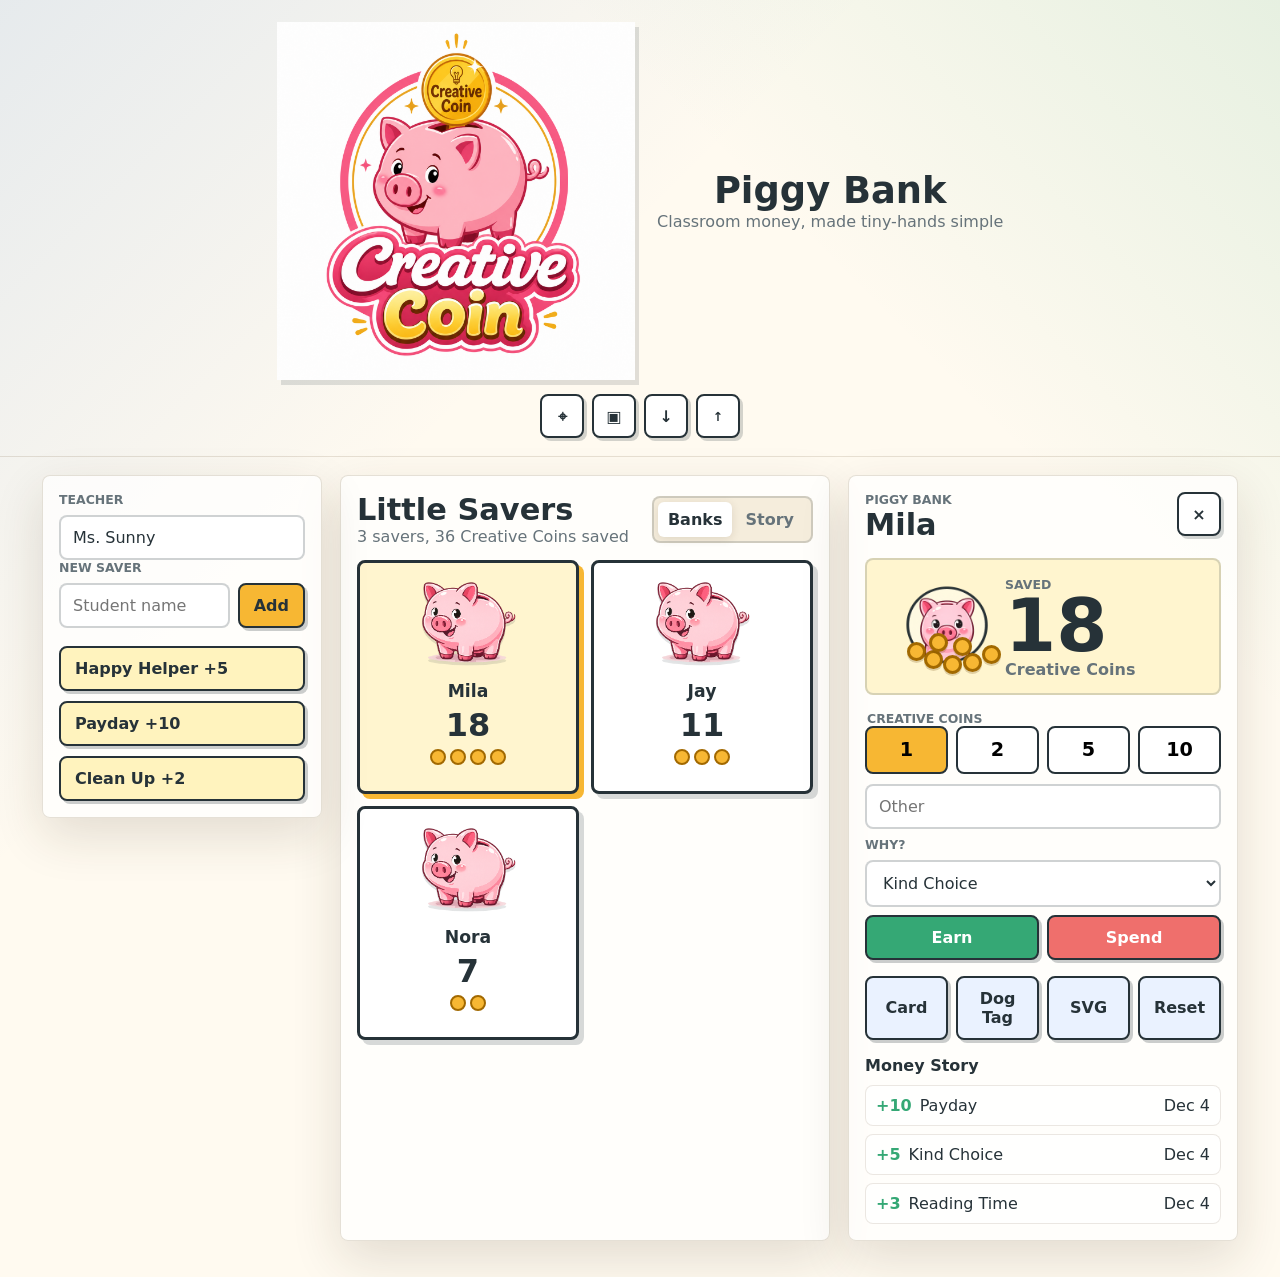
<file: index.html>
<!doctype html>
<html lang="en">
  <head>
    <meta charset="utf-8">
    <meta name="viewport" content="width=device-width, initial-scale=1">
    <meta name="theme-color" content="#f7b733">
    <title>Piggy Bank</title>
    <link rel="manifest" href="manifest.webmanifest?v=18">
    <link rel="stylesheet" href="styles.css?v=18">
  </head>
  <body>
    <header class="topbar">
      <div class="brand" aria-label="Piggy Bank home">
        <img class="brand-logo" src="assets/creative-coin-logo.png" alt="Creative Coin piggy bank logo">
        <div>
          <h1>Piggy Bank</h1>
          <p>Classroom money, made tiny-hands simple</p>
        </div>
      </div>
      <div class="toolbar" role="toolbar" aria-label="Class tools">
        <button class="icon-button" id="scanCode" type="button" title="Scan QR" aria-label="Scan QR">
          <span aria-hidden="true">⌖</span>
        </button>
        <button class="icon-button" id="printCards" type="button" title="Print cards" aria-label="Print cards">
          <span aria-hidden="true">▣</span>
        </button>
        <button class="icon-button" id="exportData" type="button" title="Download data" aria-label="Download data">
          <span aria-hidden="true">↓</span>
        </button>
        <label class="icon-button import-button" title="Import data" aria-label="Import data">
          <span aria-hidden="true">↑</span>
          <input id="importData" type="file" accept="application/json">
        </label>
      </div>
    </header>

    <main class="app-shell">
      <section class="class-panel" aria-label="Class setup">
        <div class="teacher-card">
          <label for="teacherName">Teacher</label>
          <input id="teacherName" type="text" autocomplete="off">
        </div>

        <form class="add-student" id="studentForm">
          <label for="studentName">New saver</label>
          <div class="add-row">
            <input id="studentName" type="text" autocomplete="off" placeholder="Student name">
            <button class="primary-button" type="submit">Add</button>
          </div>
        </form>

        <div class="quick-actions" aria-label="Quick saver actions">
          <button type="button" data-class-action="bonus">Happy Helper +5</button>
          <button type="button" data-class-action="payday">Payday +10</button>
          <button type="button" data-class-action="cleanup">Clean Up +2</button>
        </div>
      </section>

      <section class="student-area" aria-label="Student piggy banks">
        <div class="section-heading">
          <div>
            <h2>Little Savers</h2>
            <p id="classSummary">0 savers, 0 Creative Coins saved</p>
          </div>
          <div class="segmented" role="tablist" aria-label="View">
            <button type="button" class="active" data-view="banks">Banks</button>
            <button type="button" data-view="story">Story</button>
          </div>
        </div>
        <div class="students-grid" id="studentsGrid"></div>
      </section>

      <aside class="detail-panel" aria-label="Piggy details">
        <div id="emptyState" class="empty-state">
          <img class="big-pig" src="assets/little-saver-pig-icon.png" alt="">
          <h2>Pick a saver</h2>
          <p>Tap a student card to add Creative Coins, spend Creative Coins, print a card, or see their money story.</p>
        </div>

        <div id="studentDetail" class="student-detail" hidden>
          <div class="detail-head">
            <div>
              <p class="eyebrow">Piggy bank</p>
              <h2 id="detailName"></h2>
            </div>
            <button class="icon-button" id="deleteStudent" type="button" title="Delete saver" aria-label="Delete saver">
              <span aria-hidden="true">×</span>
            </button>
          </div>

          <div class="balance-card">
            <div class="pig-jar" id="detailJar" aria-hidden="true"></div>
            <div>
              <span class="balance-label">Saved</span>
              <strong id="detailBalance">0</strong>
              <span class="coin-word">Creative Coins</span>
            </div>
          </div>

          <form class="money-pad" id="moneyForm">
            <fieldset>
              <legend>Creative Coins</legend>
              <div class="amount-buttons">
                <button type="button" data-amount="1">1</button>
                <button type="button" data-amount="2">2</button>
                <button type="button" data-amount="5">5</button>
                <button type="button" data-amount="10">10</button>
              </div>
              <input id="customAmount" type="number" min="1" step="1" inputmode="numeric" placeholder="Other">
            </fieldset>
            <label for="reason">Why?</label>
            <select id="reason">
              <option>Kind Choice</option>
              <option>Class Job</option>
              <option>Reading Time</option>
              <option>Helping Friend</option>
              <option>Store Buy</option>
              <option>Teacher Note</option>
            </select>
            <div class="transaction-row">
              <button class="earn-button" type="submit" value="earn">Earn</button>
              <button class="spend-button" type="submit" value="spend">Spend</button>
            </div>
          </form>

          <div class="detail-actions">
            <button type="button" id="printOne">Card</button>
            <button type="button" id="downloadDogTag">Dog Tag</button>
            <button type="button" id="downloadSvg">SVG</button>
            <button type="button" id="resetStudent">Reset</button>
          </div>

          <section class="statement">
            <h3>Money Story</h3>
            <ol id="statementList"></ol>
          </section>
        </div>
      </aside>
    </main>

    <div class="scanner-modal" id="scannerModal" hidden>
      <div class="scanner-card" role="dialog" aria-modal="true" aria-labelledby="scannerTitle">
        <div class="detail-head">
          <div>
            <p class="eyebrow">Camera</p>
            <h2 id="scannerTitle">Scan Dog Tag</h2>
          </div>
          <button class="icon-button" id="closeScanner" type="button" title="Close scanner" aria-label="Close scanner">
            <span aria-hidden="true">×</span>
          </button>
        </div>
        <video id="scannerVideo" autoplay muted playsinline></video>
        <p id="scannerStatus">Point the camera at a Piggy Bank QR code.</p>
      </div>
    </div>

    <template id="studentCardTemplate">
      <article class="student-card">
        <button type="button" class="student-button">
          <img class="mini-pig" src="assets/little-saver-pig-icon.png" alt="">
          <span class="student-name"></span>
          <strong class="student-balance"></strong>
          <span class="coin-dots" aria-hidden="true"></span>
        </button>
      </article>
    </template>

    <script src="app.js?v=18"></script>
  </body>
</html>
</file>
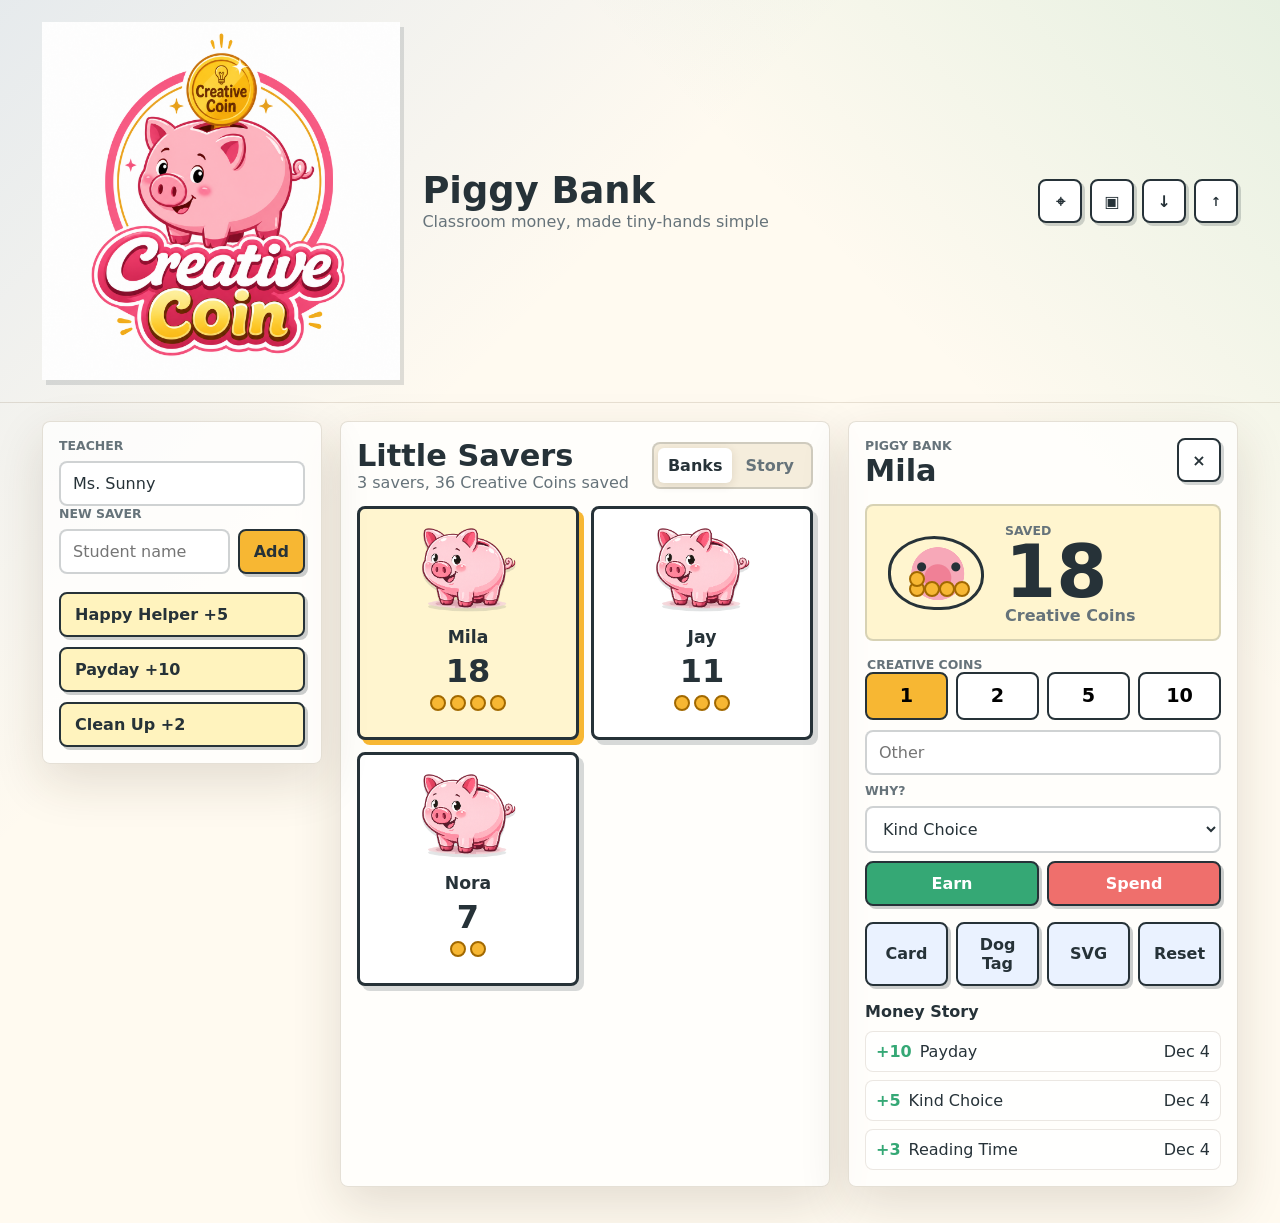
<file: piggy-bank-render/index.html>
<!doctype html>
<html lang="en">
  <head>
    <meta charset="utf-8">
    <meta name="viewport" content="width=device-width, initial-scale=1">
    <meta name="theme-color" content="#f7b733">
    <title>Piggy Bank</title>
    <link rel="manifest" href="manifest.webmanifest?v=11">
    <link rel="stylesheet" href="styles.css?v=11">
  </head>
  <body>
    <header class="topbar">
      <div class="brand" aria-label="Piggy Bank home">
        <img class="brand-logo" src="assets/creative-coin-logo.png" alt="Creative Coin piggy bank logo">
        <div>
          <h1>Piggy Bank</h1>
          <p>Classroom money, made tiny-hands simple</p>
        </div>
      </div>
      <div class="toolbar" role="toolbar" aria-label="Class tools">
        <button class="icon-button" id="scanCode" type="button" title="Scan QR" aria-label="Scan QR">
          <span aria-hidden="true">⌖</span>
        </button>
        <button class="icon-button" id="printCards" type="button" title="Print cards" aria-label="Print cards">
          <span aria-hidden="true">▣</span>
        </button>
        <button class="icon-button" id="exportData" type="button" title="Download data" aria-label="Download data">
          <span aria-hidden="true">↓</span>
        </button>
        <label class="icon-button import-button" title="Import data" aria-label="Import data">
          <span aria-hidden="true">↑</span>
          <input id="importData" type="file" accept="application/json">
        </label>
      </div>
    </header>

    <main class="app-shell">
      <section class="class-panel" aria-label="Class setup">
        <div class="teacher-card">
          <label for="teacherName">Teacher</label>
          <input id="teacherName" type="text" autocomplete="off">
        </div>

        <form class="add-student" id="studentForm">
          <label for="studentName">New saver</label>
          <div class="add-row">
            <input id="studentName" type="text" autocomplete="off" placeholder="Student name">
            <button class="primary-button" type="submit">Add</button>
          </div>
        </form>

        <div class="quick-actions" aria-label="Quick class actions">
          <button type="button" data-class-action="bonus">Happy Helper +5</button>
          <button type="button" data-class-action="payday">Payday +10</button>
          <button type="button" data-class-action="cleanup">Clean Up +2</button>
        </div>
      </section>

      <section class="student-area" aria-label="Student piggy banks">
        <div class="section-heading">
          <div>
            <h2>Little Savers</h2>
            <p id="classSummary">0 savers, 0 Creative Coins saved</p>
          </div>
          <div class="segmented" role="tablist" aria-label="View">
            <button type="button" class="active" data-view="banks">Banks</button>
            <button type="button" data-view="story">Story</button>
          </div>
        </div>
        <div class="students-grid" id="studentsGrid"></div>
      </section>

      <aside class="detail-panel" aria-label="Piggy details">
        <div id="emptyState" class="empty-state">
          <img class="big-pig" src="assets/little-saver-pig-icon.png" alt="">
          <h2>Pick a saver</h2>
          <p>Tap a student card to add Creative Coins, spend Creative Coins, print a card, or see their money story.</p>
        </div>

        <div id="studentDetail" class="student-detail" hidden>
          <div class="detail-head">
            <div>
              <p class="eyebrow">Piggy bank</p>
              <h2 id="detailName"></h2>
            </div>
            <button class="icon-button" id="deleteStudent" type="button" title="Delete saver" aria-label="Delete saver">
              <span aria-hidden="true">×</span>
            </button>
          </div>

          <div class="balance-card">
            <div class="pig-jar" id="detailJar" aria-hidden="true"></div>
            <div>
              <span class="balance-label">Saved</span>
              <strong id="detailBalance">0</strong>
              <span class="coin-word">Creative Coins</span>
            </div>
          </div>

          <form class="money-pad" id="moneyForm">
            <fieldset>
              <legend>Creative Coins</legend>
              <div class="amount-buttons">
                <button type="button" data-amount="1">1</button>
                <button type="button" data-amount="2">2</button>
                <button type="button" data-amount="5">5</button>
                <button type="button" data-amount="10">10</button>
              </div>
              <input id="customAmount" type="number" min="1" step="1" inputmode="numeric" placeholder="Other">
            </fieldset>
            <label for="reason">Why?</label>
            <select id="reason">
              <option>Kind Choice</option>
              <option>Class Job</option>
              <option>Reading Time</option>
              <option>Helping Friend</option>
              <option>Store Buy</option>
              <option>Teacher Note</option>
            </select>
            <div class="transaction-row">
              <button class="earn-button" type="submit" value="earn">Earn</button>
              <button class="spend-button" type="submit" value="spend">Spend</button>
            </div>
          </form>

          <div class="detail-actions">
            <button type="button" id="printOne">Card</button>
            <button type="button" id="downloadDogTag">Dog Tag</button>
            <button type="button" id="downloadSvg">SVG</button>
            <button type="button" id="resetStudent">Reset</button>
          </div>

          <section class="statement">
            <h3>Money Story</h3>
            <ol id="statementList"></ol>
          </section>
        </div>
      </aside>
    </main>

    <div class="scanner-modal" id="scannerModal" hidden>
      <div class="scanner-card" role="dialog" aria-modal="true" aria-labelledby="scannerTitle">
        <div class="detail-head">
          <div>
            <p class="eyebrow">Camera</p>
            <h2 id="scannerTitle">Scan Dog Tag</h2>
          </div>
          <button class="icon-button" id="closeScanner" type="button" title="Close scanner" aria-label="Close scanner">
            <span aria-hidden="true">×</span>
          </button>
        </div>
        <video id="scannerVideo" autoplay muted playsinline></video>
        <p id="scannerStatus">Point the camera at a Piggy Bank QR code.</p>
      </div>
    </div>

    <template id="studentCardTemplate">
      <article class="student-card">
        <button type="button" class="student-button">
          <img class="mini-pig" src="assets/little-saver-pig-icon.png" alt="">
          <span class="student-name"></span>
          <strong class="student-balance"></strong>
          <span class="coin-dots" aria-hidden="true"></span>
        </button>
      </article>
    </template>

    <script src="app.js?v=11"></script>
  </body>
</html>
</file>
<file: styles.css>
:root {
  --ink: #263238;
  --muted: #66737a;
  --paper: #fffaf0;
  --panel: #ffffff;
  --line: #e5d8be;
  --yellow: #f7b733;
  --green: #35a875;
  --red: #ef6f6c;
  --blue: #4f8bd9;
  --pink: #f7a8b8;
  --shadow: 0 18px 50px rgba(56, 45, 24, 0.14);
  color-scheme: light;
  font-family: Inter, ui-sans-serif, system-ui, -apple-system, BlinkMacSystemFont, "Segoe UI", sans-serif;
}

* {
  box-sizing: border-box;
}

[hidden] {
  display: none !important;
}

body {
  min-height: 100vh;
  margin: 0;
  background:
    linear-gradient(135deg, rgba(79, 139, 217, 0.14), transparent 34%),
    linear-gradient(225deg, rgba(53, 168, 117, 0.12), transparent 28%),
    var(--paper);
  color: var(--ink);
}

button,
input,
select {
  font: inherit;
}

button {
  cursor: pointer;
}

.topbar {
  display: grid;
  grid-template-columns: 1fr;
  grid-template-rows: auto auto;
  align-items: center;
  justify-items: center;
  justify-content: stretch;
  gap: 14px;
  padding: 22px clamp(16px, 4vw, 42px) 18px;
  border-bottom: 1px solid rgba(112, 89, 49, 0.16);
  text-align: center;
}

.brand {
  display: flex;
  grid-row: 1;
  align-items: center;
  justify-content: center;
  gap: 22px;
  width: fit-content;
  max-width: 100%;
}

.brand-logo {
  display: block;
  width: clamp(260px, 28vw, 360px);
  height: clamp(260px, 28vw, 360px);
  object-fit: contain;
  filter: drop-shadow(4px 5px 0 rgba(38, 50, 56, 0.14));
}

h1,
h2,
h3,
p {
  margin: 0;
}

.brand h1 {
  font-size: clamp(1.6rem, 4vw, 2.3rem);
  line-height: 1.1;
}

.brand p,
.section-heading p,
.empty-state p {
  color: var(--muted);
}

.toolbar {
  display: flex;
  grid-row: 2;
  justify-content: center;
  gap: 8px;
  width: fit-content;
  max-width: 100%;
}

.icon-button {
  display: grid;
  place-items: center;
  width: 44px;
  height: 44px;
  border: 2px solid var(--ink);
  border-radius: 8px;
  background: var(--panel);
  color: var(--ink);
  font-weight: 900;
  box-shadow: 3px 3px 0 rgba(38, 50, 56, 0.2);
}

.import-button input {
  position: absolute;
  width: 1px;
  height: 1px;
  opacity: 0;
  pointer-events: none;
}

.app-shell {
  display: grid;
  grid-template-columns: minmax(220px, 280px) minmax(320px, 1fr) minmax(290px, 390px);
  gap: 18px;
  padding: 18px clamp(16px, 4vw, 42px) 36px;
}

.class-panel,
.detail-panel {
  align-self: start;
  position: sticky;
  top: 16px;
}

.class-panel,
.detail-panel,
.student-area {
  background: rgba(255, 255, 255, 0.72);
  border: 1px solid rgba(112, 89, 49, 0.18);
  border-radius: 8px;
  box-shadow: var(--shadow);
}

.class-panel,
.detail-panel {
  padding: 16px;
}

.teacher-card,
.add-student,
.money-pad {
  display: grid;
  gap: 8px;
}

label,
legend,
.eyebrow,
.balance-label {
  color: var(--muted);
  font-size: 0.78rem;
  font-weight: 800;
  letter-spacing: 0;
  text-transform: uppercase;
}

input,
select {
  min-width: 0;
  width: 100%;
  border: 2px solid rgba(38, 50, 56, 0.22);
  border-radius: 8px;
  background: var(--panel);
  color: var(--ink);
  padding: 11px 12px;
}

input:focus,
select:focus,
button:focus-visible {
  outline: 4px solid rgba(79, 139, 217, 0.32);
  outline-offset: 2px;
}

.add-row {
  display: grid;
  grid-template-columns: 1fr auto;
  gap: 8px;
}

.primary-button,
.quick-actions button,
.detail-actions button,
.transaction-row button {
  border: 2px solid var(--ink);
  border-radius: 8px;
  padding: 11px 14px;
  background: var(--yellow);
  color: var(--ink);
  font-weight: 900;
  box-shadow: 3px 3px 0 rgba(38, 50, 56, 0.24);
}

.quick-actions {
  display: grid;
  gap: 10px;
  margin-top: 18px;
}

.quick-actions button {
  width: 100%;
  background: #fff3be;
  text-align: left;
}

.student-area {
  min-width: 0;
  padding: 16px;
}

.section-heading {
  display: flex;
  align-items: center;
  justify-content: space-between;
  gap: 14px;
  margin-bottom: 14px;
}

.section-heading h2,
.detail-head h2 {
  font-size: clamp(1.35rem, 3vw, 1.9rem);
}

.segmented {
  display: inline-grid;
  grid-template-columns: 1fr 1fr;
  padding: 4px;
  border: 2px solid rgba(38, 50, 56, 0.18);
  border-radius: 8px;
  background: #f5eddc;
}

.segmented button {
  border: 0;
  border-radius: 6px;
  background: transparent;
  padding: 8px 10px;
  color: var(--muted);
  font-weight: 800;
}

.segmented .active {
  background: var(--panel);
  color: var(--ink);
  box-shadow: 0 2px 10px rgba(56, 45, 24, 0.12);
}

.students-grid {
  display: grid;
  grid-template-columns: repeat(auto-fill, minmax(170px, 1fr));
  gap: 12px;
}

.student-card {
  min-width: 0;
}

.student-button {
  display: grid;
  grid-template-rows: 96px auto auto 28px;
  gap: 8px;
  width: 100%;
  min-height: 190px;
  border: 3px solid var(--ink);
  border-radius: 8px;
  background: var(--panel);
  color: var(--ink);
  padding: 14px;
  text-align: center;
  box-shadow: 5px 5px 0 rgba(38, 50, 56, 0.18);
}

.student-button.active {
  background: #fff5cf;
  box-shadow: 5px 5px 0 var(--yellow);
}

.pig-jar {
  display: block;
  margin: 0 auto;
  background: transparent url("assets/balance-pig.png") center / contain no-repeat;
  border: 0;
}

.mini-pig {
  display: block;
  width: 118px;
  height: 92px;
  margin: 0 auto;
  border: 0;
  border-radius: 8px;
  background: transparent;
  object-fit: contain;
  filter: drop-shadow(0 3px 0 rgba(38, 50, 56, 0.14));
}

.big-pig {
  display: block;
  width: 220px;
  height: 144px;
  margin-bottom: 16px;
  object-fit: contain;
  filter: drop-shadow(0 5px 0 rgba(38, 50, 56, 0.14));
}

.student-name {
  overflow-wrap: anywhere;
  font-size: 1.08rem;
  font-weight: 900;
}

.student-balance {
  font-size: 2rem;
  line-height: 1;
}

.coin-dots {
  display: flex;
  justify-content: center;
  gap: 4px;
  min-height: 24px;
}

.coin-dots i,
.jar-coin {
  display: inline-block;
  width: 16px;
  height: 16px;
  border: 2px solid #a26900;
  border-radius: 50%;
  background: var(--yellow);
}

.empty-state {
  display: grid;
  min-height: 360px;
  place-content: center;
  text-align: center;
  padding: 24px;
}

.empty-state h2 {
  margin-bottom: 8px;
}

.student-detail {
  display: grid;
  gap: 16px;
}

.detail-head {
  display: flex;
  align-items: start;
  justify-content: space-between;
  gap: 12px;
}

.balance-card {
  display: grid;
  grid-template-columns: 110px 1fr;
  align-items: center;
  gap: 14px;
  padding: 14px;
  border: 2px solid rgba(38, 50, 56, 0.18);
  border-radius: 8px;
  background: #fff5cf;
}

.pig-jar {
  position: relative;
  width: 132px;
  height: 104px;
}

.pig-jar .jar-coin {
  position: absolute;
  width: 19px;
  height: 19px;
  border-width: 3px;
  box-shadow: 0 2px 0 rgba(112, 69, 0, 0.22);
}

.balance-card strong {
  display: block;
  font-size: clamp(3rem, 8vw, 4.6rem);
  line-height: 0.9;
}

.coin-word {
  color: var(--muted);
  font-weight: 800;
}

.money-pad fieldset {
  display: grid;
  gap: 10px;
  min-width: 0;
  margin: 0;
  padding: 0;
  border: 0;
}

.amount-buttons {
  display: grid;
  grid-template-columns: repeat(4, 1fr);
  gap: 8px;
}

.amount-buttons button {
  min-height: 48px;
  border: 2px solid var(--ink);
  border-radius: 8px;
  background: var(--panel);
  font-size: 1.2rem;
  font-weight: 900;
}

.amount-buttons button.active {
  background: var(--yellow);
}

.transaction-row,
.detail-actions {
  display: grid;
  grid-template-columns: repeat(2, 1fr);
  gap: 8px;
}

.earn-button {
  background: var(--green) !important;
  color: #fff !important;
}

.spend-button {
  background: var(--red) !important;
  color: #fff !important;
}

.detail-actions {
  grid-template-columns: repeat(4, 1fr);
}

.detail-actions button {
  background: #eaf2ff;
  padding-inline: 8px;
}

.statement {
  display: grid;
  gap: 10px;
}

.statement h3 {
  font-size: 1rem;
}

.statement ol {
  display: grid;
  max-height: 260px;
  gap: 8px;
  margin: 0;
  padding: 0;
  overflow: auto;
  list-style: none;
}

.statement li {
  display: grid;
  grid-template-columns: auto 1fr auto;
  gap: 8px;
  align-items: center;
  padding: 10px;
  border-radius: 8px;
  background: rgba(255, 255, 255, 0.78);
  border: 1px solid rgba(112, 89, 49, 0.14);
}

.statement .plus {
  color: var(--green);
}

.statement .minus {
  color: var(--red);
}

.scanner-modal {
  position: fixed;
  inset: 0;
  z-index: 20;
  display: grid;
  place-items: center;
  padding: 18px;
  background: rgba(38, 50, 56, 0.46);
}

.scanner-card {
  display: grid;
  width: min(540px, 100%);
  gap: 14px;
  padding: 16px;
  border: 3px solid var(--ink);
  border-radius: 8px;
  background: var(--panel);
  box-shadow: var(--shadow);
}

.scanner-card video {
  width: 100%;
  aspect-ratio: 4 / 3;
  border: 2px solid var(--ink);
  border-radius: 8px;
  background: #111;
  object-fit: cover;
}

.scanner-card p {
  color: var(--muted);
  font-weight: 800;
}

.story-view .student-button {
  grid-template-rows: 52px auto auto;
  min-height: 156px;
}

.story-view .coin-dots {
  display: none;
}

@media (max-width: 1120px) {
  .app-shell {
    grid-template-columns: 260px 1fr;
  }

  .detail-panel {
    grid-column: 1 / -1;
    position: static;
  }
}

@media (max-width: 760px) {
  .section-heading {
    align-items: stretch;
    flex-direction: column;
  }

  .topbar {
    align-items: center;
    padding-top: 24px;
  }

  .brand-logo {
    width: min(78vw, 280px);
    height: min(78vw, 280px);
  }

  .brand {
    align-items: center;
    gap: 8px;
  }

  .toolbar {
    justify-content: center;
  }

  .app-shell {
    grid-template-columns: 1fr;
  }

  .class-panel {
    position: static;
  }

  .students-grid {
    grid-template-columns: repeat(2, minmax(0, 1fr));
  }
}

@media (max-width: 460px) {
  .brand {
    flex-direction: column;
  }

  .students-grid,
  .balance-card {
    grid-template-columns: 1fr;
  }

  .add-row,
  .transaction-row,
  .detail-actions {
    grid-template-columns: 1fr;
  }
}

@media print {
  body {
    background: #fff;
  }

  .topbar,
  .class-panel,
  .student-area,
  .detail-panel {
    display: none !important;
  }

  body.printing-cards #printSheet {
    display: grid !important;
  }
}

#printSheet {
  display: none;
}
</file>
<file: piggy-bank-render/styles.css>
:root {
  --ink: #263238;
  --muted: #66737a;
  --paper: #fffaf0;
  --panel: #ffffff;
  --line: #e5d8be;
  --yellow: #f7b733;
  --green: #35a875;
  --red: #ef6f6c;
  --blue: #4f8bd9;
  --pink: #f7a8b8;
  --shadow: 0 18px 50px rgba(56, 45, 24, 0.14);
  color-scheme: light;
  font-family: Inter, ui-sans-serif, system-ui, -apple-system, BlinkMacSystemFont, "Segoe UI", sans-serif;
}

* {
  box-sizing: border-box;
}

[hidden] {
  display: none !important;
}

body {
  min-height: 100vh;
  margin: 0;
  background:
    linear-gradient(135deg, rgba(79, 139, 217, 0.14), transparent 34%),
    linear-gradient(225deg, rgba(53, 168, 117, 0.12), transparent 28%),
    var(--paper);
  color: var(--ink);
}

button,
input,
select {
  font: inherit;
}

button {
  cursor: pointer;
}

.topbar {
  display: flex;
  align-items: center;
  justify-content: space-between;
  gap: 24px;
  padding: 22px clamp(16px, 4vw, 42px);
  border-bottom: 1px solid rgba(112, 89, 49, 0.16);
}

.brand {
  display: flex;
  align-items: center;
  gap: 22px;
}

.brand-logo {
  display: block;
  width: clamp(260px, 28vw, 360px);
  height: clamp(260px, 28vw, 360px);
  object-fit: contain;
  filter: drop-shadow(4px 5px 0 rgba(38, 50, 56, 0.14));
}

h1,
h2,
h3,
p {
  margin: 0;
}

.brand h1 {
  font-size: clamp(1.6rem, 4vw, 2.3rem);
  line-height: 1.1;
}

.brand p,
.section-heading p,
.empty-state p {
  color: var(--muted);
}

.toolbar {
  display: flex;
  gap: 8px;
}

.icon-button {
  display: grid;
  place-items: center;
  width: 44px;
  height: 44px;
  border: 2px solid var(--ink);
  border-radius: 8px;
  background: var(--panel);
  color: var(--ink);
  font-weight: 900;
  box-shadow: 3px 3px 0 rgba(38, 50, 56, 0.2);
}

.import-button input {
  position: absolute;
  width: 1px;
  height: 1px;
  opacity: 0;
  pointer-events: none;
}

.app-shell {
  display: grid;
  grid-template-columns: minmax(220px, 280px) minmax(320px, 1fr) minmax(290px, 390px);
  gap: 18px;
  padding: 18px clamp(16px, 4vw, 42px) 36px;
}

.class-panel,
.detail-panel {
  align-self: start;
  position: sticky;
  top: 16px;
}

.class-panel,
.detail-panel,
.student-area {
  background: rgba(255, 255, 255, 0.72);
  border: 1px solid rgba(112, 89, 49, 0.18);
  border-radius: 8px;
  box-shadow: var(--shadow);
}

.class-panel,
.detail-panel {
  padding: 16px;
}

.teacher-card,
.add-student,
.money-pad {
  display: grid;
  gap: 8px;
}

label,
legend,
.eyebrow,
.balance-label {
  color: var(--muted);
  font-size: 0.78rem;
  font-weight: 800;
  letter-spacing: 0;
  text-transform: uppercase;
}

input,
select {
  min-width: 0;
  width: 100%;
  border: 2px solid rgba(38, 50, 56, 0.22);
  border-radius: 8px;
  background: var(--panel);
  color: var(--ink);
  padding: 11px 12px;
}

input:focus,
select:focus,
button:focus-visible {
  outline: 4px solid rgba(79, 139, 217, 0.32);
  outline-offset: 2px;
}

.add-row {
  display: grid;
  grid-template-columns: 1fr auto;
  gap: 8px;
}

.primary-button,
.quick-actions button,
.detail-actions button,
.transaction-row button {
  border: 2px solid var(--ink);
  border-radius: 8px;
  padding: 11px 14px;
  background: var(--yellow);
  color: var(--ink);
  font-weight: 900;
  box-shadow: 3px 3px 0 rgba(38, 50, 56, 0.24);
}

.quick-actions {
  display: grid;
  gap: 10px;
  margin-top: 18px;
}

.quick-actions button {
  width: 100%;
  background: #fff3be;
  text-align: left;
}

.student-area {
  min-width: 0;
  padding: 16px;
}

.section-heading {
  display: flex;
  align-items: center;
  justify-content: space-between;
  gap: 14px;
  margin-bottom: 14px;
}

.section-heading h2,
.detail-head h2 {
  font-size: clamp(1.35rem, 3vw, 1.9rem);
}

.segmented {
  display: inline-grid;
  grid-template-columns: 1fr 1fr;
  padding: 4px;
  border: 2px solid rgba(38, 50, 56, 0.18);
  border-radius: 8px;
  background: #f5eddc;
}

.segmented button {
  border: 0;
  border-radius: 6px;
  background: transparent;
  padding: 8px 10px;
  color: var(--muted);
  font-weight: 800;
}

.segmented .active {
  background: var(--panel);
  color: var(--ink);
  box-shadow: 0 2px 10px rgba(56, 45, 24, 0.12);
}

.students-grid {
  display: grid;
  grid-template-columns: repeat(auto-fill, minmax(170px, 1fr));
  gap: 12px;
}

.student-card {
  min-width: 0;
}

.student-button {
  display: grid;
  grid-template-rows: 96px auto auto 28px;
  gap: 8px;
  width: 100%;
  min-height: 190px;
  border: 3px solid var(--ink);
  border-radius: 8px;
  background: var(--panel);
  color: var(--ink);
  padding: 14px;
  text-align: center;
  box-shadow: 5px 5px 0 rgba(38, 50, 56, 0.18);
}

.student-button.active {
  background: #fff5cf;
  box-shadow: 5px 5px 0 var(--yellow);
}

.pig-jar {
  display: block;
  margin: 0 auto;
  background:
    radial-gradient(circle at 34% 41%, #263238 0 4px, transparent 5px),
    radial-gradient(circle at 72% 41%, #263238 0 4px, transparent 5px),
    radial-gradient(circle at 52% 57%, #f08096 0 13px, transparent 14px),
    radial-gradient(circle at 52% 51%, var(--pink) 0 45%, transparent 46%);
  border: 3px solid var(--ink);
  border-radius: 48% 52% 45% 48%;
}

.mini-pig {
  display: block;
  width: 118px;
  height: 92px;
  margin: 0 auto;
  border: 0;
  border-radius: 8px;
  background: transparent;
  object-fit: contain;
  filter: drop-shadow(0 3px 0 rgba(38, 50, 56, 0.14));
}

.big-pig {
  display: block;
  width: 220px;
  height: 144px;
  margin-bottom: 16px;
  object-fit: contain;
  filter: drop-shadow(0 5px 0 rgba(38, 50, 56, 0.14));
}

.student-name {
  overflow-wrap: anywhere;
  font-size: 1.08rem;
  font-weight: 900;
}

.student-balance {
  font-size: 2rem;
  line-height: 1;
}

.coin-dots {
  display: flex;
  justify-content: center;
  gap: 4px;
  min-height: 24px;
}

.coin-dots i,
.jar-coin {
  display: inline-block;
  width: 16px;
  height: 16px;
  border: 2px solid #a26900;
  border-radius: 50%;
  background: var(--yellow);
}

.empty-state {
  display: grid;
  min-height: 360px;
  place-content: center;
  text-align: center;
  padding: 24px;
}

.empty-state h2 {
  margin-bottom: 8px;
}

.student-detail {
  display: grid;
  gap: 16px;
}

.detail-head {
  display: flex;
  align-items: start;
  justify-content: space-between;
  gap: 12px;
}

.balance-card {
  display: grid;
  grid-template-columns: 110px 1fr;
  align-items: center;
  gap: 14px;
  padding: 14px;
  border: 2px solid rgba(38, 50, 56, 0.18);
  border-radius: 8px;
  background: #fff5cf;
}

.pig-jar {
  position: relative;
  width: 96px;
  height: 74px;
}

.pig-jar .jar-coin {
  position: absolute;
}

.balance-card strong {
  display: block;
  font-size: clamp(3rem, 8vw, 4.6rem);
  line-height: 0.9;
}

.coin-word {
  color: var(--muted);
  font-weight: 800;
}

.money-pad fieldset {
  display: grid;
  gap: 10px;
  min-width: 0;
  margin: 0;
  padding: 0;
  border: 0;
}

.amount-buttons {
  display: grid;
  grid-template-columns: repeat(4, 1fr);
  gap: 8px;
}

.amount-buttons button {
  min-height: 48px;
  border: 2px solid var(--ink);
  border-radius: 8px;
  background: var(--panel);
  font-size: 1.2rem;
  font-weight: 900;
}

.amount-buttons button.active {
  background: var(--yellow);
}

.transaction-row,
.detail-actions {
  display: grid;
  grid-template-columns: repeat(2, 1fr);
  gap: 8px;
}

.earn-button {
  background: var(--green) !important;
  color: #fff !important;
}

.spend-button {
  background: var(--red) !important;
  color: #fff !important;
}

.detail-actions {
  grid-template-columns: repeat(4, 1fr);
}

.detail-actions button {
  background: #eaf2ff;
  padding-inline: 8px;
}

.statement {
  display: grid;
  gap: 10px;
}

.statement h3 {
  font-size: 1rem;
}

.statement ol {
  display: grid;
  max-height: 260px;
  gap: 8px;
  margin: 0;
  padding: 0;
  overflow: auto;
  list-style: none;
}

.statement li {
  display: grid;
  grid-template-columns: auto 1fr auto;
  gap: 8px;
  align-items: center;
  padding: 10px;
  border-radius: 8px;
  background: rgba(255, 255, 255, 0.78);
  border: 1px solid rgba(112, 89, 49, 0.14);
}

.statement .plus {
  color: var(--green);
}

.statement .minus {
  color: var(--red);
}

.scanner-modal {
  position: fixed;
  inset: 0;
  z-index: 20;
  display: grid;
  place-items: center;
  padding: 18px;
  background: rgba(38, 50, 56, 0.46);
}

.scanner-card {
  display: grid;
  width: min(540px, 100%);
  gap: 14px;
  padding: 16px;
  border: 3px solid var(--ink);
  border-radius: 8px;
  background: var(--panel);
  box-shadow: var(--shadow);
}

.scanner-card video {
  width: 100%;
  aspect-ratio: 4 / 3;
  border: 2px solid var(--ink);
  border-radius: 8px;
  background: #111;
  object-fit: cover;
}

.scanner-card p {
  color: var(--muted);
  font-weight: 800;
}

.story-view .student-button {
  grid-template-rows: 52px auto auto;
  min-height: 156px;
}

.story-view .coin-dots {
  display: none;
}

@media (max-width: 1120px) {
  .app-shell {
    grid-template-columns: 260px 1fr;
  }

  .detail-panel {
    grid-column: 1 / -1;
    position: static;
  }
}

@media (max-width: 760px) {
  .topbar,
  .section-heading {
    align-items: stretch;
    flex-direction: column;
  }

  .topbar {
    align-items: center;
    padding-top: 24px;
    text-align: center;
  }

  .brand-logo {
    width: min(78vw, 280px);
    height: min(78vw, 280px);
  }

  .brand {
    align-items: center;
    flex-direction: column;
    gap: 8px;
  }

  .toolbar {
    justify-content: center;
  }

  .app-shell {
    grid-template-columns: 1fr;
  }

  .class-panel {
    position: static;
  }

  .students-grid {
    grid-template-columns: repeat(2, minmax(0, 1fr));
  }
}

@media (max-width: 460px) {
  .students-grid,
  .balance-card {
    grid-template-columns: 1fr;
  }

  .add-row,
  .transaction-row,
  .detail-actions {
    grid-template-columns: 1fr;
  }
}

@media print {
  body {
    background: #fff;
  }

  .topbar,
  .class-panel,
  .student-area,
  .detail-panel {
    display: none !important;
  }

  body.printing-cards #printSheet {
    display: grid !important;
  }
}

#printSheet {
  display: none;
}
</file>
